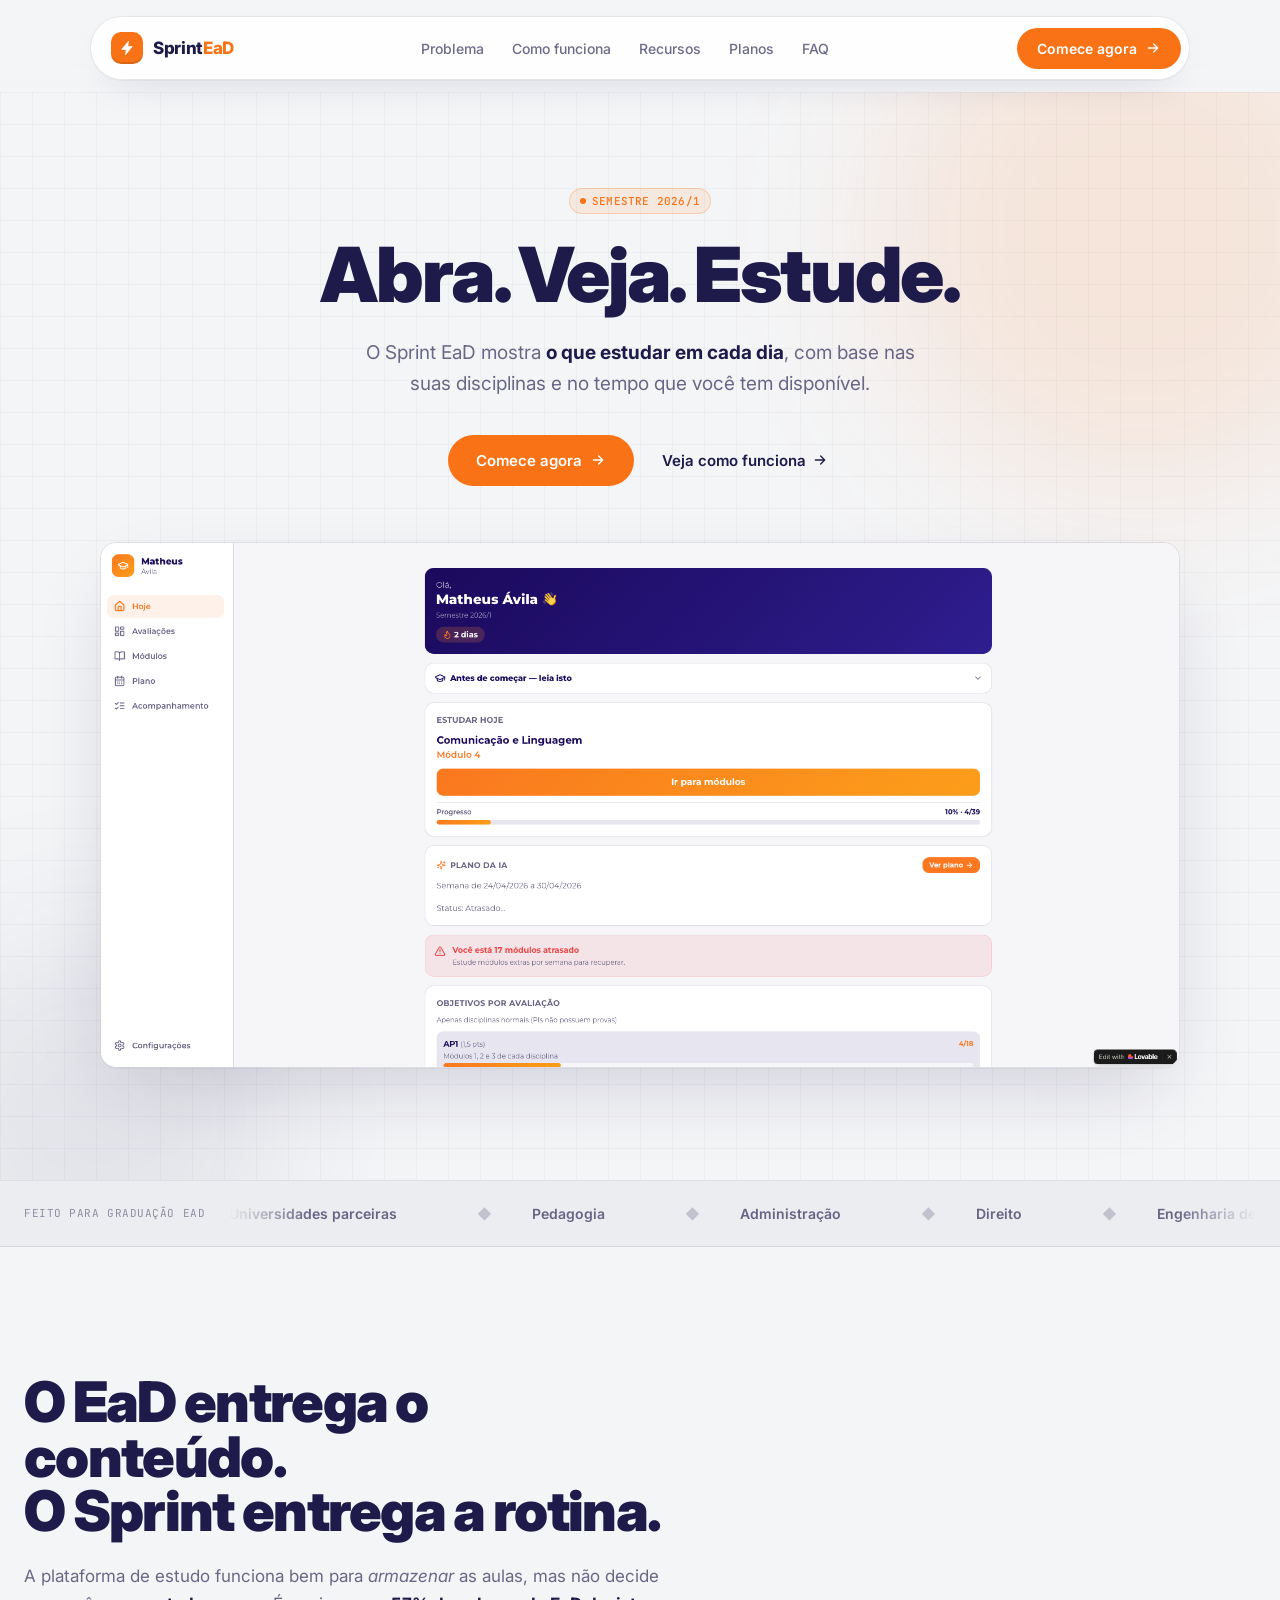
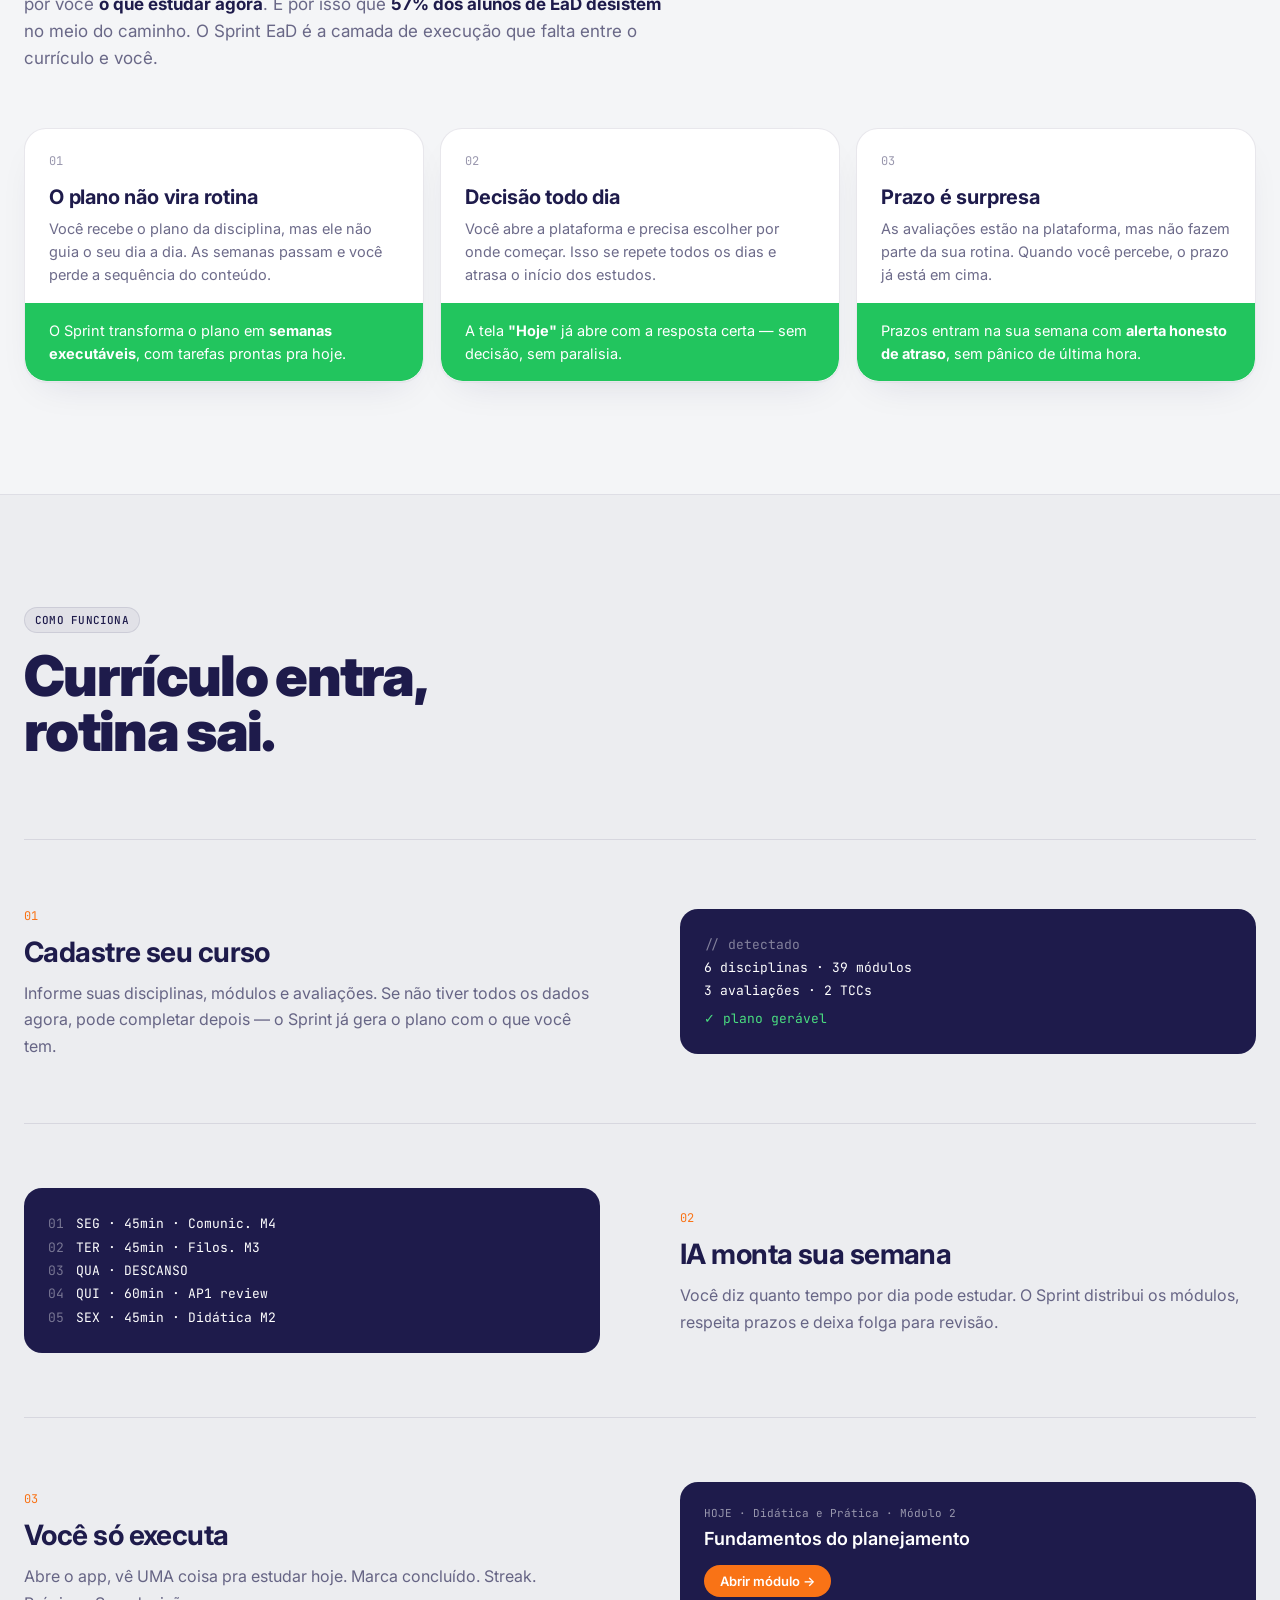
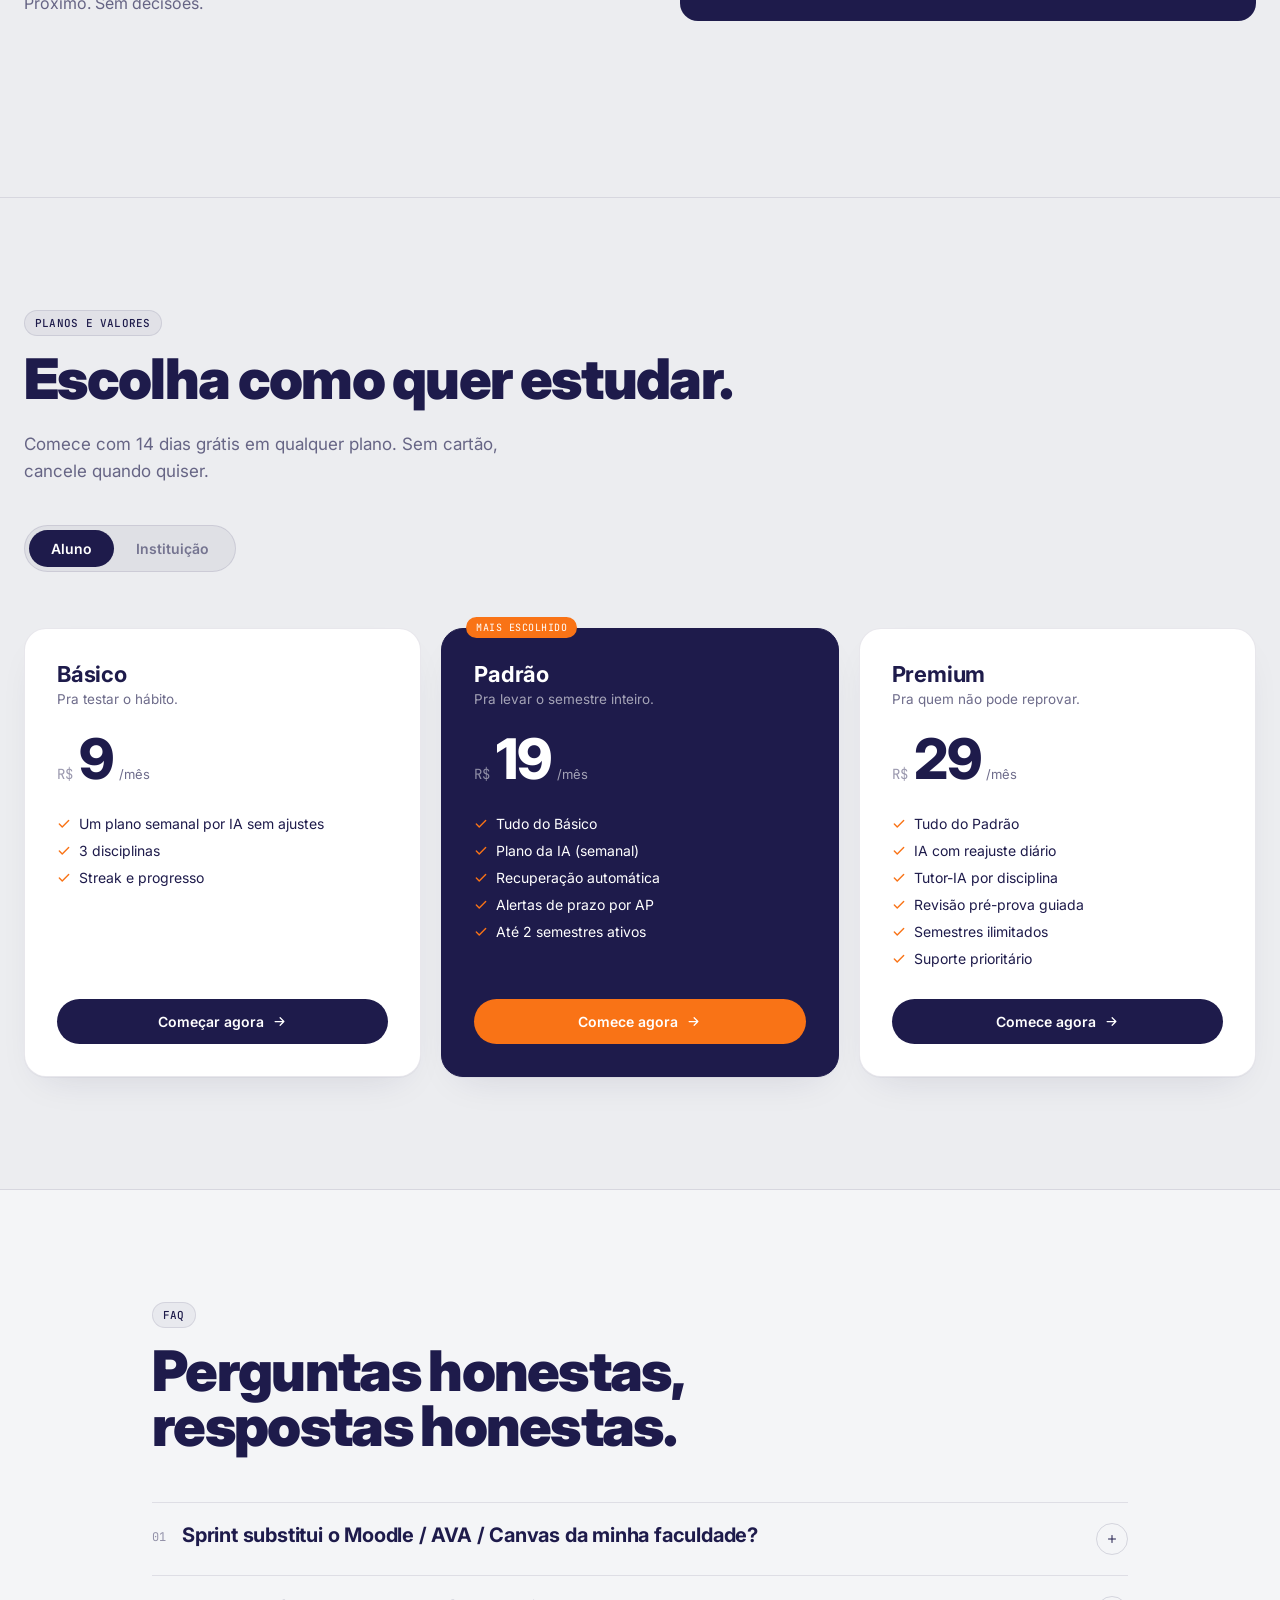
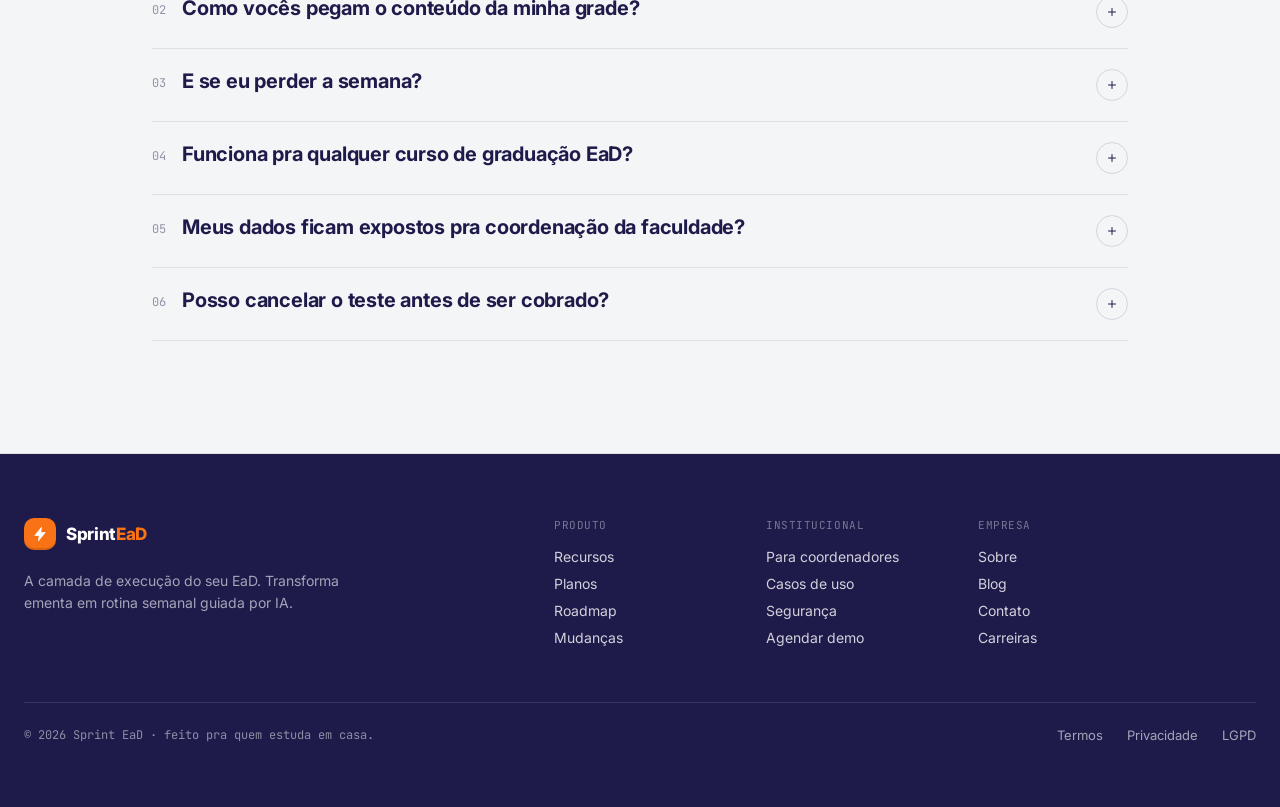
<file: index.html>
<!doctype html>
<html lang="pt-BR">
<head>
<meta charset="utf-8" />
<meta name="viewport" content="width=device-width, initial-scale=1" />
<title>Sprint EaD — Pare de se perder. Comece a executar.</title>
<meta name="description" content="O Sprint EaD transforma a grade curricular do seu curso em uma rotina estruturada de estudo, guiada por IA. Comece um teste grátis de 14 dias." />

<link rel="icon" href="data:image/svg+xml,%3Csvg xmlns='http://www.w3.org/2000/svg' viewBox='0 0 32 32'%3E%3Crect width='32' height='32' rx='9' fill='%23ff6a1f'/%3E%3Cpath d='M18 5 8 17h7l-1.5 10L24 15h-7l1-10z' fill='%23fff'/%3E%3C/svg%3E" />

<link rel="preconnect" href="https://fonts.googleapis.com">
<link rel="preconnect" href="https://fonts.gstatic.com" crossorigin>
<link href="https://fonts.googleapis.com/css2?family=Inter:wght@400;500;600;700;800;900&family=JetBrains+Mono:wght@400;500;600&display=swap" rel="stylesheet">

<link rel="stylesheet" href="css/style.css">
</head>
<body>

<header class="navbar">
  <div class="navbar__inner">
    <a href="#topo" class="logo" aria-label="Sprint EaD — início">
      <span class="logo-mark">
        <svg width="18" height="18" viewBox="0 0 24 24" fill="none"><path d="M14 3 5 14h6l-1 7 9-11h-6l1-7z" fill="#fff" stroke="#fff" stroke-width="1" stroke-linejoin="round" /></svg>
      </span>
      <span class="logo-word">Sprint<span class="text-orange">EaD</span></span>
    </a>
    <nav class="navbar__links">
      <a href="#problema">Problema</a>
      <a href="#como-funciona">Como funciona</a>
      <a href="#recursos">Recursos</a>
      <a href="#precos">Planos</a>
      <a href="#faq">FAQ</a>
    </nav>
    <div class="navbar__actions">
      <button type="button" class="btn btn--primary">
        <span>Comece agora</span>
        <svg width="16" height="16" viewBox="0 0 24 24" fill="none"><path d="M5 12h14M13 6l6 6-6 6" stroke="currentColor" stroke-width="2" stroke-linecap="round" stroke-linejoin="round" /></svg>
      </button>
    </div>
  </div>
</header>

<main>

  <!-- HERO -->
  <section class="hero" id="topo">
    <div class="grid-paper hero__paper" aria-hidden="true"></div>
    <div class="hero-orb hero-orb--a" aria-hidden="true"></div>
    <div class="hero-orb hero-orb--b" aria-hidden="true"></div>

    <div class="hero__inner">
      <div class="hero__copy">
        <div class="hero__tags">
          <span class="tag tag--orange"><span class="pulse-dot"></span>Semestre 2026/1</span>
        </div>
        <h1 class="hero__title">Abra. Veja. Estude.</h1>
        <p class="hero__lead">O Sprint EaD mostra <b>o que estudar em cada dia</b>, com base nas suas disciplinas e no tempo que você tem disponível.</p>
        <div class="hero__cta">
          <button type="button" class="btn btn--primary btn--lg">
            <span>Comece agora</span>
            <svg width="16" height="16" viewBox="0 0 24 24" fill="none"><path d="M5 12h14M13 6l6 6-6 6" stroke="currentColor" stroke-width="2" stroke-linecap="round" stroke-linejoin="round" /></svg>
          </button>
          <a href="#como-funciona" class="hero__secondary-link">
            Veja como funciona
            <svg width="16" height="16" viewBox="0 0 24 24" fill="none"><path d="M5 12h14M13 6l6 6-6 6" stroke="currentColor" stroke-width="2" stroke-linecap="round" stroke-linejoin="round" /></svg>
          </a>
        </div>
      </div>
      <div class="hero__screenshot">
        <img src="assets/dashboard.png" alt="Dashboard do Sprint EaD" />
      </div>
    </div>
  </section>

  <!-- TRUST STRIP -->
  <section class="trust">
    <div class="trust__inner">
      <div class="trust__label">Feito para graduação EaD</div>
      <div class="marquee">
        <div class="marquee__track">
          <span class="marquee__group">
            <span class="marquee__item">Universidades parceiras</span><span class="marquee__dot">◆</span>
            <span class="marquee__item">Pedagogia</span><span class="marquee__dot">◆</span>
            <span class="marquee__item">Administração</span><span class="marquee__dot">◆</span>
            <span class="marquee__item">Direito</span><span class="marquee__dot">◆</span>
            <span class="marquee__item">Engenharia de Produção</span><span class="marquee__dot">◆</span>
            <span class="marquee__item">Ciências Contábeis</span><span class="marquee__dot">◆</span>
            <span class="marquee__item">Psicologia</span><span class="marquee__dot">◆</span>
            <span class="marquee__item">Sistemas de Informação</span><span class="marquee__dot">◆</span>
          </span>
          <span class="marquee__group" aria-hidden="true">
            <span class="marquee__item">Universidades parceiras</span><span class="marquee__dot">◆</span>
            <span class="marquee__item">Pedagogia</span><span class="marquee__dot">◆</span>
            <span class="marquee__item">Administração</span><span class="marquee__dot">◆</span>
            <span class="marquee__item">Direito</span><span class="marquee__dot">◆</span>
            <span class="marquee__item">Engenharia de Produção</span><span class="marquee__dot">◆</span>
            <span class="marquee__item">Ciências Contábeis</span><span class="marquee__dot">◆</span>
            <span class="marquee__item">Psicologia</span><span class="marquee__dot">◆</span>
            <span class="marquee__item">Sistemas de Informação</span><span class="marquee__dot">◆</span>
          </span>
        </div>
        <div class="marquee__fade marquee__fade--left"></div>
        <div class="marquee__fade marquee__fade--right"></div>
      </div>
    </div>
  </section>

  <!-- PROBLEMA + O QUE VOCÊ GANHA -->
  <section class="problem" id="problema">
    <div class="problem__inner">
      <div class="problem__intro problem__intro--full">
        <h2 class="problem__title">O EaD entrega o conteúdo.<br />O Sprint entrega a rotina.</h2>
        <p class="problem__lead problem__lead--full">A plataforma de estudo funciona bem para <i>armazenar</i> as aulas, mas não decide por você <b>o que estudar agora</b>. É por isso que <b>57% dos alunos de EaD desistem</b> no meio do caminho. O Sprint EaD é a camada de execução que falta entre o currículo e você.</p>
      </div>

      <div class="problem__cards" id="recursos">
        <article class="pain-card pain-card--paired">
          <div class="pain-card__head">
            <span class="pain-card__num">01</span>
          </div>
          <h3 class="pain-card__title">O plano não vira rotina</h3>
          <p class="pain-card__body">Você recebe o plano da disciplina, mas ele não guia o seu dia a dia. As semanas passam e você perde a sequência do conteúdo.</p>
          <div class="pain-card__divider" aria-hidden="true"></div>
          <p class="pain-card__resolve"><span>O Sprint transforma o plano em <b>semanas executáveis</b>, com tarefas prontas pra hoje.</span></p>
        </article>

        <article class="pain-card pain-card--paired">
          <div class="pain-card__head">
            <span class="pain-card__num">02</span>
          </div>
          <h3 class="pain-card__title">Decisão todo dia</h3>
          <p class="pain-card__body">Você abre a plataforma e precisa escolher por onde começar. Isso se repete todos os dias e atrasa o início dos estudos.</p>
          <div class="pain-card__divider" aria-hidden="true"></div>
          <p class="pain-card__resolve"><span>A tela <b>"Hoje"</b> já abre com a resposta certa — sem decisão, sem paralisia.</span></p>
        </article>

        <article class="pain-card pain-card--paired">
          <div class="pain-card__head">
            <span class="pain-card__num">03</span>
          </div>
          <h3 class="pain-card__title">Prazo é surpresa</h3>
          <p class="pain-card__body">As avaliações estão na plataforma, mas não fazem parte da sua rotina. Quando você percebe, o prazo já está em cima.</p>
          <div class="pain-card__divider" aria-hidden="true"></div>
          <p class="pain-card__resolve"><span>Prazos entram na sua semana com <b>alerta honesto de atraso</b>, sem pânico de última hora.</span></p>
        </article>
      </div>
    </div>
  </section>

  <!-- COMO FUNCIONA -->
  <section class="features" id="como-funciona">
    <div class="features__inner">

      <div class="features__head">
        <span class="tag tag--dark">Como funciona</span>
        <h2 class="features__title">Currículo entra,<br />rotina sai.</h2>
      </div>

      <div class="feature-row">
        <div class="feature-row__copy">
          <span class="feature-row__num">01</span>
          <h3 class="feature-row__title">Cadastre seu curso</h3>
          <p class="feature-row__body">Informe suas disciplinas, módulos e avaliações. Se não tiver todos os dados agora, pode completar depois — o Sprint já gera o plano com o que você tem.</p>
        </div>
        <div class="feature-row__visual">
          <div class="feature-code">
            <div class="feature-code__line is-mute">// detectado</div>
            <div class="feature-code__line">6 disciplinas · 39 módulos</div>
            <div class="feature-code__line">3 avaliações · 2 TCCs</div>
            <div class="feature-code__line is-green">✓ plano gerável</div>
          </div>
        </div>
      </div>

      <div class="feature-row feature-row--flip">
        <div class="feature-row__copy">
          <span class="feature-row__num">02</span>
          <h3 class="feature-row__title">IA monta sua semana</h3>
          <p class="feature-row__body">Você diz quanto tempo por dia pode estudar. O Sprint distribui os módulos, respeita prazos e deixa folga para revisão.</p>
        </div>
        <div class="feature-row__visual">
          <div class="feature-code">
            <div class="feature-code__row"><span class="is-mute">01</span><span>SEG · 45min · Comunic. M4</span></div>
            <div class="feature-code__row"><span class="is-mute">02</span><span>TER · 45min · Filos. M3</span></div>
            <div class="feature-code__row"><span class="is-mute">03</span><span>QUA · DESCANSO</span></div>
            <div class="feature-code__row"><span class="is-mute">04</span><span>QUI · 60min · AP1 review</span></div>
            <div class="feature-code__row"><span class="is-mute">05</span><span>SEX · 45min · Didática M2</span></div>
          </div>
        </div>
      </div>

      <div class="feature-row">
        <div class="feature-row__copy">
          <span class="feature-row__num">03</span>
          <h3 class="feature-row__title">Você só executa</h3>
          <p class="feature-row__body">Abre o app, vê UMA coisa pra estudar hoje. Marca concluído. Streak. Próximo. Sem decisões.</p>
        </div>
        <div class="feature-row__visual">
          <div class="feature-now">
            <div class="feature-now__meta">HOJE · Didática e Prática · Módulo 2</div>
            <div class="feature-now__title">Fundamentos do planejamento</div>
            <div class="feature-now__btn">Abrir módulo →</div>
          </div>
        </div>
      </div>

    </div>
  </section>

  <!-- PLANOS -->
  <section class="pricing" id="precos">
    <div class="pricing__inner">
      <div class="pricing__intro">
        <span class="tag tag--dark">Planos e valores</span>
        <h2 class="pricing__title">Escolha como quer estudar.</h2>
        <p class="pricing__lead">Comece com 14 dias grátis em qualquer plano. Sem cartão, cancele quando quiser.</p>
      </div>

      <div class="pricing__switch" role="tablist" aria-label="Tipo de plano">
        <button type="button" class="pricing__switch-btn is-active" data-pricing-target="student" role="tab" aria-selected="true">Aluno</button>
        <button type="button" class="pricing__switch-btn" data-pricing-target="institution" role="tab" aria-selected="false">Instituição</button>
      </div>

      <div class="pricing__grid" data-pricing-panel="student">
        <article class="price-card">
          <h3 class="price-card__name">Básico</h3>
          <p class="price-card__pitch">Pra testar o hábito.</p>
          <div class="price-card__price"><span class="price-card__currency">R$</span><span class="price-card__amount">9</span><span class="price-card__period">/mês</span></div>
          <ul class="price-card__features">
            <li><span class="check-bullet check-bullet--orange"><svg width="14" height="14" viewBox="0 0 24 24" fill="none"><path d="M4 12l5 5L20 6" stroke="currentColor" stroke-width="2.4" stroke-linecap="round" stroke-linejoin="round" /></svg></span>Um plano semanal por IA sem ajustes</li>
            <li><span class="check-bullet check-bullet--orange"><svg width="14" height="14" viewBox="0 0 24 24" fill="none"><path d="M4 12l5 5L20 6" stroke="currentColor" stroke-width="2.4" stroke-linecap="round" stroke-linejoin="round" /></svg></span>3 disciplinas</li>
            <li><span class="check-bullet check-bullet--orange"><svg width="14" height="14" viewBox="0 0 24 24" fill="none"><path d="M4 12l5 5L20 6" stroke="currentColor" stroke-width="2.4" stroke-linecap="round" stroke-linejoin="round" /></svg></span>Streak e progresso</li>
          </ul>
          <button type="button" class="btn btn--block btn--dark">Começar agora <svg width="15" height="15" viewBox="0 0 24 24" fill="none"><path d="M5 12h14M13 6l6 6-6 6" stroke="currentColor" stroke-width="2" stroke-linecap="round" stroke-linejoin="round" /></svg></button>
        </article>

        <article class="price-card price-card--highlight">
          <div class="price-card__badge">Mais escolhido</div>
          <h3 class="price-card__name">Padrão</h3>
          <p class="price-card__pitch">Pra levar o semestre inteiro.</p>
          <div class="price-card__price"><span class="price-card__currency">R$</span><span class="price-card__amount">19</span><span class="price-card__period">/mês</span></div>
          <ul class="price-card__features">
            <li><span class="check-bullet check-bullet--orange"><svg width="14" height="14" viewBox="0 0 24 24" fill="none"><path d="M4 12l5 5L20 6" stroke="currentColor" stroke-width="2.4" stroke-linecap="round" stroke-linejoin="round" /></svg></span>Tudo do Básico</li>
            <li><span class="check-bullet check-bullet--orange"><svg width="14" height="14" viewBox="0 0 24 24" fill="none"><path d="M4 12l5 5L20 6" stroke="currentColor" stroke-width="2.4" stroke-linecap="round" stroke-linejoin="round" /></svg></span>Plano da IA (semanal)</li>
            <li><span class="check-bullet check-bullet--orange"><svg width="14" height="14" viewBox="0 0 24 24" fill="none"><path d="M4 12l5 5L20 6" stroke="currentColor" stroke-width="2.4" stroke-linecap="round" stroke-linejoin="round" /></svg></span>Recuperação automática</li>
            <li><span class="check-bullet check-bullet--orange"><svg width="14" height="14" viewBox="0 0 24 24" fill="none"><path d="M4 12l5 5L20 6" stroke="currentColor" stroke-width="2.4" stroke-linecap="round" stroke-linejoin="round" /></svg></span>Alertas de prazo por AP</li>
            <li><span class="check-bullet check-bullet--orange"><svg width="14" height="14" viewBox="0 0 24 24" fill="none"><path d="M4 12l5 5L20 6" stroke="currentColor" stroke-width="2.4" stroke-linecap="round" stroke-linejoin="round" /></svg></span>Até 2 semestres ativos</li>
          </ul>
          <button type="button" class="btn btn--block btn--primary">Comece agora <svg width="15" height="15" viewBox="0 0 24 24" fill="none"><path d="M5 12h14M13 6l6 6-6 6" stroke="currentColor" stroke-width="2" stroke-linecap="round" stroke-linejoin="round" /></svg></button>
        </article>

        <article class="price-card">
          <h3 class="price-card__name">Premium</h3>
          <p class="price-card__pitch">Pra quem não pode reprovar.</p>
          <div class="price-card__price"><span class="price-card__currency">R$</span><span class="price-card__amount">29</span><span class="price-card__period">/mês</span></div>
          <ul class="price-card__features">
            <li><span class="check-bullet check-bullet--orange"><svg width="14" height="14" viewBox="0 0 24 24" fill="none"><path d="M4 12l5 5L20 6" stroke="currentColor" stroke-width="2.4" stroke-linecap="round" stroke-linejoin="round" /></svg></span>Tudo do Padrão</li>
            <li><span class="check-bullet check-bullet--orange"><svg width="14" height="14" viewBox="0 0 24 24" fill="none"><path d="M4 12l5 5L20 6" stroke="currentColor" stroke-width="2.4" stroke-linecap="round" stroke-linejoin="round" /></svg></span>IA com reajuste diário</li>
            <li><span class="check-bullet check-bullet--orange"><svg width="14" height="14" viewBox="0 0 24 24" fill="none"><path d="M4 12l5 5L20 6" stroke="currentColor" stroke-width="2.4" stroke-linecap="round" stroke-linejoin="round" /></svg></span>Tutor-IA por disciplina</li>
            <li><span class="check-bullet check-bullet--orange"><svg width="14" height="14" viewBox="0 0 24 24" fill="none"><path d="M4 12l5 5L20 6" stroke="currentColor" stroke-width="2.4" stroke-linecap="round" stroke-linejoin="round" /></svg></span>Revisão pré-prova guiada</li>
            <li><span class="check-bullet check-bullet--orange"><svg width="14" height="14" viewBox="0 0 24 24" fill="none"><path d="M4 12l5 5L20 6" stroke="currentColor" stroke-width="2.4" stroke-linecap="round" stroke-linejoin="round" /></svg></span>Semestres ilimitados</li>
            <li><span class="check-bullet check-bullet--orange"><svg width="14" height="14" viewBox="0 0 24 24" fill="none"><path d="M4 12l5 5L20 6" stroke="currentColor" stroke-width="2.4" stroke-linecap="round" stroke-linejoin="round" /></svg></span>Suporte prioritário</li>
          </ul>
          <button type="button" class="btn btn--block btn--dark">Comece agora <svg width="15" height="15" viewBox="0 0 24 24" fill="none"><path d="M5 12h14M13 6l6 6-6 6" stroke="currentColor" stroke-width="2" stroke-linecap="round" stroke-linejoin="round" /></svg></button>
        </article>
      </div>

      <div class="pricing__grid pricing__grid--institution" data-pricing-panel="institution" hidden>
        <article class="price-card price-card--institution">
          <h3 class="price-card__name">Institucional</h3>
          <p class="price-card__pitch">Pra faculdades e centros de EaD que querem reduzir a evasão.</p>
          <div class="price-card__price"><span class="price-card__amount price-card__amount--text">Sob consulta</span></div>
          <ul class="price-card__features">
            <li><span class="check-bullet check-bullet--orange"><svg width="14" height="14" viewBox="0 0 24 24" fill="none"><path d="M4 12l5 5L20 6" stroke="currentColor" stroke-width="2.4" stroke-linecap="round" stroke-linejoin="round" /></svg></span>Painel de coordenação com visão de turmas</li>
            <li><span class="check-bullet check-bullet--orange"><svg width="14" height="14" viewBox="0 0 24 24" fill="none"><path d="M4 12l5 5L20 6" stroke="currentColor" stroke-width="2.4" stroke-linecap="round" stroke-linejoin="round" /></svg></span>Relatórios de engajamento e risco de evasão</li>
            <li><span class="check-bullet check-bullet--orange"><svg width="14" height="14" viewBox="0 0 24 24" fill="none"><path d="M4 12l5 5L20 6" stroke="currentColor" stroke-width="2.4" stroke-linecap="round" stroke-linejoin="round" /></svg></span>Provisionamento em massa de alunos</li>
            <li><span class="check-bullet check-bullet--orange"><svg width="14" height="14" viewBox="0 0 24 24" fill="none"><path d="M4 12l5 5L20 6" stroke="currentColor" stroke-width="2.4" stroke-linecap="round" stroke-linejoin="round" /></svg></span>Integração com o LMS da instituição</li>
            <li><span class="check-bullet check-bullet--orange"><svg width="14" height="14" viewBox="0 0 24 24" fill="none"><path d="M4 12l5 5L20 6" stroke="currentColor" stroke-width="2.4" stroke-linecap="round" stroke-linejoin="round" /></svg></span>Suporte e onboarding dedicados</li>
          </ul>
          <button type="button" class="btn btn--block btn--primary">Falar com vendas <svg width="15" height="15" viewBox="0 0 24 24" fill="none"><path d="M5 12h14M13 6l6 6-6 6" stroke="currentColor" stroke-width="2" stroke-linecap="round" stroke-linejoin="round" /></svg></button>
        </article>
      </div>
    </div>
  </section>

  <!-- FAQ -->
  <section class="faq" id="faq">
    <div class="faq__inner">
      <div class="faq__head">
        <span class="tag tag--dark">FAQ</span>
        <h2 class="faq__title">Perguntas honestas,<br />respostas honestas.</h2>
      </div>

      <div class="faq__list">
        <details class="faq-item">
          <summary>
            <span class="faq-item__num">01</span>
            <h3 class="faq-item__q">Sprint substitui o Moodle / AVA / Canvas da minha faculdade?</h3>
            <span class="faq-item__chev" aria-hidden="true"><svg width="12" height="12" viewBox="0 0 24 24" fill="none"><path d="M12 5v14M5 12h14" stroke="currentColor" stroke-width="2" stroke-linecap="round" /></svg></span>
          </summary>
          <p class="faq-item__a">Não. Sprint EaD é a camada de execução que organiza o que o LMS já contém. Você continua entregando atividades, assistindo aulas e fazendo prova no ambiente da sua instituição — o Sprint só te diz o que fazer, quando, e mantém o ritmo.</p>
        </details>
        <details class="faq-item">
          <summary>
            <span class="faq-item__num">02</span>
            <h3 class="faq-item__q">Como vocês pegam o conteúdo da minha grade?</h3>
            <span class="faq-item__chev" aria-hidden="true"><svg width="12" height="12" viewBox="0 0 24 24" fill="none"><path d="M12 5v14M5 12h14" stroke="currentColor" stroke-width="2" stroke-linecap="round" /></svg></span>
          </summary>
          <p class="faq-item__a">Você cola o PDF das ementas (ou tira print). A IA extrai módulos, avaliações, pesos e datas. Leva uns 15 a 20 minutos na primeira vez e depois é automático a cada semestre.</p>
        </details>
        <details class="faq-item">
          <summary>
            <span class="faq-item__num">03</span>
            <h3 class="faq-item__q">E se eu perder a semana?</h3>
            <span class="faq-item__chev" aria-hidden="true"><svg width="12" height="12" viewBox="0 0 24 24" fill="none"><path d="M12 5v14M5 12h14" stroke="currentColor" stroke-width="2" stroke-linecap="round" /></svg></span>
          </summary>
          <p class="faq-item__a">A IA reorganiza o plano na segunda de manhã, redistribuindo o atraso sem te sobrecarregar. Você não começa do zero nem "fica devendo" pra sempre — ela só recalcula.</p>
        </details>
        <details class="faq-item">
          <summary>
            <span class="faq-item__num">04</span>
            <h3 class="faq-item__q">Funciona pra qualquer curso de graduação EaD?</h3>
            <span class="faq-item__chev" aria-hidden="true"><svg width="12" height="12" viewBox="0 0 24 24" fill="none"><path d="M12 5v14M5 12h14" stroke="currentColor" stroke-width="2" stroke-linecap="round" /></svg></span>
          </summary>
          <p class="faq-item__a">Sim. Qualquer graduação com módulos, avaliações e prazos definidos. Já rodou em Pedagogia, Administração, Direito, Engenharia de Produção e Psicologia no beta.</p>
        </details>
        <details class="faq-item">
          <summary>
            <span class="faq-item__num">05</span>
            <h3 class="faq-item__q">Meus dados ficam expostos pra coordenação da faculdade?</h3>
            <span class="faq-item__chev" aria-hidden="true"><svg width="12" height="12" viewBox="0 0 24 24" fill="none"><path d="M12 5v14M5 12h14" stroke="currentColor" stroke-width="2" stroke-linecap="round" /></svg></span>
          </summary>
          <p class="faq-item__a">Só se você estudar por uma conta institucional (plano B2B contratado pela sua instituição). Contas pessoais são privadas — nem a coordenação nem ninguém além de você enxerga nada.</p>
        </details>
        <details class="faq-item">
          <summary>
            <span class="faq-item__num">06</span>
            <h3 class="faq-item__q">Posso cancelar o teste antes de ser cobrado?</h3>
            <span class="faq-item__chev" aria-hidden="true"><svg width="12" height="12" viewBox="0 0 24 24" fill="none"><path d="M12 5v14M5 12h14" stroke="currentColor" stroke-width="2" stroke-linecap="round" /></svg></span>
          </summary>
          <p class="faq-item__a">Pode, a qualquer momento, sem ligar pra ninguém. Não pedimos cartão pros 14 dias grátis, então não tem nem o que cancelar — a assinatura só começa se você optar.</p>
        </details>
      </div>
    </div>
  </section>


</main>

<footer class="site-footer">
  <div class="site-footer__inner">
    <div class="grid-12 footer__grid">
      <div class="col-5 footer__brand">
        <span class="logo">
          <span class="logo-mark">
            <svg width="18" height="18" viewBox="0 0 24 24" fill="none"><path d="M14 3 5 14h6l-1 7 9-11h-6l1-7z" fill="#fff" stroke="#fff" stroke-width="1" stroke-linejoin="round" /></svg>
          </span>
          <span class="logo-word logo-word--dark">Sprint<span class="text-orange">EaD</span></span>
        </span>
        <p class="footer__tagline">A camada de execução do seu EaD. Transforma ementa em rotina semanal guiada por IA.</p>
      </div>

      <div class="col-2 footer__col">
        <div class="footer__col-title">Produto</div>
        <ul>
          <li><a href="#">Recursos</a></li>
          <li><a href="#">Planos</a></li>
          <li><a href="#">Roadmap</a></li>
          <li><a href="#">Mudanças</a></li>
        </ul>
      </div>
      <div class="col-2 footer__col">
        <div class="footer__col-title">Institucional</div>
        <ul>
          <li><a href="#">Para coordenadores</a></li>
          <li><a href="#">Casos de uso</a></li>
          <li><a href="#">Segurança</a></li>
          <li><a href="#">Agendar demo</a></li>
        </ul>
      </div>
      <div class="col-2 footer__col">
        <div class="footer__col-title">Empresa</div>
        <ul>
          <li><a href="#">Sobre</a></li>
          <li><a href="#">Blog</a></li>
          <li><a href="#">Contato</a></li>
          <li><a href="#">Carreiras</a></li>
        </ul>
      </div>
    </div>

    <div class="footer__bottom">
      <div class="footer__copy">© 2026 Sprint EaD · feito pra quem estuda em casa.</div>
      <div class="footer__legal">
        <a href="#">Termos</a>
        <a href="#">Privacidade</a>
        <a href="#">LGPD</a>
      </div>
    </div>
  </div>
</footer>

<!-- SIGNUP MODAL -->
<div class="signup-overlay" id="signupOverlay" hidden>
  <div class="signup-overlay__backdrop" data-close-signup></div>
  <div class="signup-modal" role="dialog" aria-modal="true" aria-labelledby="signupTitle">
    <div class="signup-modal__header">
      <div class="signup-modal__header-row">
        <div class="signup-modal__headline">
          <span class="logo-mark logo-mark--sm">
            <svg width="16" height="16" viewBox="0 0 24 24" fill="none"><path d="M14 3 5 14h6l-1 7 9-11h-6l1-7z" fill="#fff" stroke="#fff" stroke-width="1" stroke-linejoin="round" /></svg>
          </span>
          <span id="signupTitle">Criar conta gratuita</span>
        </div>
        <button type="button" class="signup-modal__close" data-close-signup aria-label="Fechar">
          <svg width="16" height="16" viewBox="0 0 24 24" fill="none"><path d="M6 6l12 12M18 6L6 18" stroke="currentColor" stroke-width="2" stroke-linecap="round" /></svg>
        </button>
      </div>

      <div class="signup-stepper" id="signupStepper">
        <div class="signup-step" data-step-indicator="0">
          <span class="signup-step__circle">1</span><span class="signup-step__label">Conta</span>
        </div>
        <div class="signup-step__line"></div>
        <div class="signup-step" data-step-indicator="1">
          <span class="signup-step__circle">2</span><span class="signup-step__label">Curso</span>
        </div>
        <div class="signup-step__line"></div>
        <div class="signup-step" data-step-indicator="2">
          <span class="signup-step__circle">3</span><span class="signup-step__label">Disciplinas</span>
        </div>
        <div class="signup-step__line"></div>
        <div class="signup-step" data-step-indicator="3">
          <span class="signup-step__circle">4</span><span class="signup-step__label">Rotina</span>
        </div>
      </div>
    </div>

    <div class="signup-body" id="signupBody">

      <section class="signup-panel" data-panel="0">
        <div class="signup-panel__head">
          <h3>Vamos começar.</h3>
          <p>Crie sua conta. Leva menos de um minuto.</p>
        </div>
        <label class="su-field">
          <div class="su-field__label">Nome completo</div>
          <input type="text" id="suNome" placeholder="Maria Silva" autocomplete="name" />
        </label>
        <label class="su-field">
          <div class="su-field__label">E-mail</div>
          <input type="email" id="suEmail" placeholder="voce@email.com" autocomplete="email" />
        </label>
        <label class="su-field">
          <div class="su-field__label">Senha</div>
          <input type="password" id="suSenha" placeholder="••••••••" autocomplete="new-password" />
          <div class="su-field__hint">Mínimo de 6 caracteres.</div>
        </label>
      </section>

      <section class="signup-panel" data-panel="1" hidden>
        <div class="signup-panel__head">
          <h3>Sobre o seu curso.</h3>
          <p>Não sabe alguma informação? Pule e preencha depois.</p>
        </div>
        <label class="su-field">
          <div class="su-field__label">Universidade</div>
          <input type="text" id="suUniversidade" placeholder="Ex: UNINTER, Estácio, UNOPAR…" />
        </label>
        <label class="su-field">
          <div class="su-field__label">Curso</div>
          <input type="text" id="suCurso" placeholder="Ex: Pedagogia" />
        </label>
        <div class="su-field">
          <div class="su-field__label">Período atual</div>
          <div class="su-pills" id="suPeriodos">
            <button type="button" class="su-pill is-active" data-periodo="1º">1º</button>
            <button type="button" class="su-pill" data-periodo="2º">2º</button>
            <button type="button" class="su-pill" data-periodo="3º">3º</button>
            <button type="button" class="su-pill" data-periodo="4º">4º</button>
            <button type="button" class="su-pill" data-periodo="5º">5º</button>
            <button type="button" class="su-pill" data-periodo="6º+">6º+</button>
          </div>
        </div>
      </section>

      <section class="signup-panel" data-panel="2" hidden>
        <div class="signup-panel__head">
          <h3>Suas disciplinas.</h3>
          <p>Adicione as do semestre atual. Pode editar a qualquer momento.</p>
        </div>
        <div class="su-disciplinas" id="suDisciplinas"></div>
        <button type="button" class="su-add" id="suAddDisciplina">
          <svg width="16" height="16" viewBox="0 0 24 24" fill="none"><path d="M12 5v14M5 12h14" stroke="currentColor" stroke-width="2" stroke-linecap="round" /></svg>
          Adicionar disciplina
        </button>
      </section>

      <section class="signup-panel" data-panel="3" hidden>
        <div class="signup-panel__head">
          <h3>Sua rotina de estudo.</h3>
          <p>É com isso que a IA monta seu plano semanal.</p>
        </div>
        <div class="su-field">
          <div class="su-field__label">Dias disponíveis</div>
          <div class="su-days" id="suDias">
            <button type="button" class="su-day is-active" data-day="SEG">SEG</button>
            <button type="button" class="su-day is-active" data-day="TER">TER</button>
            <button type="button" class="su-day" data-day="QUA">QUA</button>
            <button type="button" class="su-day is-active" data-day="QUI">QUI</button>
            <button type="button" class="su-day is-active" data-day="SEX">SEX</button>
            <button type="button" class="su-day" data-day="SAB">SAB</button>
            <button type="button" class="su-day" data-day="DOM">DOM</button>
          </div>
        </div>
        <div class="su-field">
          <div class="su-field__label">Horas por dia · <span id="suHorasLabel">1.5</span>h</div>
          <input type="range" id="suHoras" min="0.5" max="6" step="0.5" value="1.5" />
          <div class="su-range-ends"><span>30min</span><span>6h</span></div>
        </div>
        <div class="su-summary">
          <span class="su-summary__icon">
            <svg width="18" height="18" viewBox="0 0 24 24" fill="none"><path d="M12 3l2.5 6.5L21 12l-6.5 2.5L12 21l-2.5-6.5L3 12l6.5-2.5L12 3z" fill="currentColor" /></svg>
          </span>
          <span><b id="suDiasAtivos">4 dias</b> × <span id="suHorasInline">1.5</span>h = <b id="suTotalHoras">6.0h/semana</b> de estudo planejado.</span>
        </div>
      </section>

      <section class="signup-panel signup-done" data-panel="done" hidden>
        <div class="signup-done__icon">
          <svg width="30" height="30" viewBox="0 0 24 24" fill="none"><path d="M4 12l5 5L20 6" stroke="#fff" stroke-width="2.4" stroke-linecap="round" stroke-linejoin="round" /></svg>
        </div>
        <h3>Conta criada!</h3>
        <p id="suDoneMsg">Seu teste de 14 dias começou. A IA já está montando seu primeiro plano semanal.</p>
        <div class="su-resumo">
          <div class="su-resumo__title">Resumo</div>
          <div class="su-resumo__row"><span>Curso</span><span id="suResumoCurso">—</span></div>
          <div class="su-resumo__row"><span>Disciplinas</span><span id="suResumoDisciplinas">definir depois</span></div>
          <div class="su-resumo__row"><span>Rotina</span><span id="suResumoRotina">6.0h/semana</span></div>
        </div>
        <button type="button" class="btn btn--block btn--ink" data-close-signup>
          Ir para meu painel
          <svg width="15" height="15" viewBox="0 0 24 24" fill="none"><path d="M5 12h14M13 6l6 6-6 6" stroke="currentColor" stroke-width="2" stroke-linecap="round" stroke-linejoin="round" /></svg>
        </button>
      </section>

    </div>

    <div class="signup-footer" id="signupFooter">
      <button type="button" class="signup-footer__back" id="suBack">← Voltar</button>
      <div class="signup-footer__right">
        <button type="button" class="signup-footer__skip" id="suSkip" hidden>Preencher depois</button>
        <button type="button" class="btn btn--primary" id="suNext">
          <span id="suNextLabel">Continuar</span>
          <svg width="15" height="15" viewBox="0 0 24 24" fill="none"><path d="M5 12h14M13 6l6 6-6 6" stroke="currentColor" stroke-width="2" stroke-linecap="round" stroke-linejoin="round" /></svg>
        </button>
      </div>
    </div>
  </div>
</div>

<script src="js/main.js"></script>
</body>
</html>
</file>
<file: css/style.css>
/* =========================================================
   Reset / base
   ========================================================= */
* { box-sizing: border-box; }
html { scroll-behavior: smooth; }
body {
  margin: 0;
  background: var(--bg);
  color: var(--ink);
  font-family: 'Inter', system-ui, sans-serif;
  -webkit-font-smoothing: antialiased;
  text-rendering: optimizeLegibility;
}
img { max-width: 100%; }
a { color: inherit; text-decoration: none; }
button { font-family: inherit; cursor: pointer; }
ul { margin: 0; padding: 0; list-style: none; }
h1, h2, h3, p { margin: 0; }
::selection { background: var(--orange); color: #fff; }

:root {
  --ink: #1e1b4b;
  --ink-rgb: 30, 27, 75;
  --bg: #f4f5f7;
  --bg-2: #ecedf0;
  --bg-2-rgb: 236, 237, 240;
  --orange: #f97316;
  --orange-rgb: 249, 115, 22;
  --orange-deep: #ea6806;
  --purple-deep: #ea6806;
  --line: rgba(30, 27, 75, 0.10);
  --blue: #22c55e;
  --teal: #22c55e;
  --lime: #f97316;
  --mauve: #f97316;
}

.text-ink { color: var(--ink); }
.text-ink-soft { color: rgba(var(--ink-rgb), 0.65); }
.text-ink-mute { color: rgba(var(--ink-rgb), 0.45); }
.text-orange { color: var(--lime); }
.font-mono { font-family: 'JetBrains Mono', ui-monospace, monospace; }

/* =========================================================
   Layout helpers
   ========================================================= */
.wrap {
  max-width: 1280px;
  margin: 0 auto;
  padding: 0 24px;
}

.grid-12 {
  display: grid;
  grid-template-columns: repeat(12, 1fr);
  gap: 40px;
}
@media (max-width: 767px) {
  .grid-12 { grid-template-columns: 1fr; gap: 24px; }
}
@media (min-width: 768px) {
  .col-2 { grid-column: span 2; }
  .col-4 { grid-column: span 4; }
  .col-5 { grid-column: span 5; }
  .col-7 { grid-column: span 7; }
}

/* grid paper background */
.grid-paper {
  position: absolute;
  inset: 0;
  pointer-events: none;
  opacity: 0.7;
  background-image:
    linear-gradient(to right, rgba(var(--ink-rgb), 0.05) 1px, transparent 1px),
    linear-gradient(to bottom, rgba(var(--ink-rgb), 0.05) 1px, transparent 1px);
  background-size: 32px 32px;
}
.grid-paper--dark {
  opacity: 0.6;
  background-image:
    linear-gradient(to right, rgba(255, 255, 255, 0.05) 1px, transparent 1px),
    linear-gradient(to bottom, rgba(255, 255, 255, 0.05) 1px, transparent 1px);
}

.hero-orb {
  position: absolute;
  border-radius: 50%;
  filter: blur(80px);
  pointer-events: none;
}

.card-elev {
  box-shadow: 0 1px 0 rgba(var(--ink-rgb), 0.04), 0 16px 40px -20px rgba(var(--ink-rgb), 0.15);
}

.dotted-rule {
  background-image: radial-gradient(circle, rgba(var(--ink-rgb), 0.25) 1px, transparent 1px);
  background-size: 8px 1px;
  background-repeat: repeat-x;
  background-position: left center;
  height: 1px;
}

@keyframes softPulse {
  0%, 100% { opacity: 1; transform: scale(1); }
  50% { opacity: 0.4; transform: scale(0.92); }
}
.pulse-dot {
  display: inline-block;
  width: 6px;
  height: 6px;
  border-radius: 999px;
  background: var(--lime);
  animation: softPulse 1.8s ease-in-out infinite;
}
.pulse-dot--white { background: #fff; }

.btn-shadow { box-shadow: 0 1px 0 rgba(0, 0, 0, 0.05), 0 8px 24px -8px rgba(var(--orange-rgb), 0.5); }
.btn-shadow:hover { box-shadow: 0 1px 0 rgba(0, 0, 0, 0.05), 0 12px 32px -8px rgba(var(--orange-rgb), 0.7); }

.tag {
  display: inline-flex;
  align-items: center;
  gap: 6px;
  padding: 5px 10px;
  border-radius: 999px;
  font-family: 'JetBrains Mono', monospace;
  font-size: 11px;
  font-weight: 500;
  letter-spacing: 0.02em;
  text-transform: uppercase;
  white-space: nowrap;
  border: 1px solid var(--line);
  background: rgba(255, 255, 255, 0.7);
  color: var(--ink);
}
.tag--orange { background: rgba(249, 115, 22, 0.10); color: var(--orange); border-color: rgba(249, 115, 22, 0.25); }
.tag--dark { background: rgba(var(--ink-rgb), 0.05); color: var(--ink); border-color: rgba(var(--ink-rgb), 0.10); }

/* =========================================================
   Buttons
   ========================================================= */
.btn {
  display: inline-flex;
  align-items: center;
  gap: 8px;
  border: none;
  border-radius: 999px;
  font-weight: 600;
  font-size: 14px;
  padding: 12px 20px;
  transition: background-color 0.15s ease, box-shadow 0.15s ease, opacity 0.15s ease;
}
.btn--primary { background: var(--orange); color: #fff; }
.btn--primary:hover { background: var(--orange-deep); }
.btn--lg { padding: 16px 28px; font-size: 15px; }
.btn--dark { background: var(--ink); color: #fff; }
.btn--dark:hover { background: rgba(var(--ink-rgb), 0.9); }
.btn--ink { background: var(--ink); color: #fff; padding: 16px 32px; font-size: 15px; }
.btn--ink:hover { background: rgba(var(--ink-rgb), 0.9); }
.btn--block { width: 100%; justify-content: center; padding: 14px 20px; }

/* =========================================================
   Navbar
   ========================================================= */
.navbar {
  position: sticky;
  top: 0;
  z-index: 30;
  background: linear-gradient(to bottom, var(--bg) 60%, transparent);
  padding: 16px 24px 12px;
}
.navbar__inner {
  max-width: 1100px;
  margin: 0 auto;
  padding: 0 8px 0 20px;
  height: 64px;
  display: flex;
  align-items: center;
  justify-content: space-between;
  background: rgba(255, 255, 255, 0.85);
  backdrop-filter: blur(8px);
  border: 1px solid var(--line);
  border-radius: 999px;
  box-shadow: 0 1px 0 rgba(var(--ink-rgb), 0.04), 0 16px 40px -20px rgba(var(--ink-rgb), 0.18);
}
.logo { display: inline-flex; align-items: center; gap: 10px; }
.logo-mark {
  display: grid;
  place-items: center;
  width: 32px;
  height: 32px;
  border-radius: 10px;
  background: var(--lime);
  box-shadow: inset 0 -2px 0 rgba(0, 0, 0, 0.12);
}
.logo-mark--sm { width: 30px; height: 30px; border-radius: 9px; }
.logo-word { font-weight: 800; letter-spacing: -0.02em; font-size: 17px; color: var(--ink); }
.logo-word--dark { color: #fff; }
.navbar__links {
  display: none;
  align-items: center;
  gap: 28px;
  font-size: 14px;
  font-weight: 500;
  color: rgba(var(--ink-rgb), 0.65);
}
.navbar__links a:hover { color: var(--ink); }
@media (min-width: 768px) {
  .navbar__links { display: flex; }
}
.navbar__actions { display: flex; align-items: center; gap: 8px; }

/* =========================================================
   Hero
   ========================================================= */
.hero {
  position: relative;
  overflow: hidden;
  border-bottom: 1px solid var(--line);
}
.hero__paper { opacity: 0.7; }
.hero-orb--a { width: 520px; height: 520px; background: rgba(249, 115, 22, 0.12); top: -120px; right: -120px; }
.hero-orb--b { width: 360px; height: 360px; background: rgba(30, 27, 75, 0.08); bottom: -120px; left: -80px; }

.hero__inner {
  position: relative;
  max-width: 1280px;
  margin: 0 auto;
  padding: 64px 24px 80px;
  display: flex;
  flex-direction: column;
  align-items: center;
  text-align: center;
}
@media (min-width: 768px) {
  .hero__inner { padding: 96px 24px 112px; }
}
.hero__copy { max-width: 720px; }
.hero__tags { display: flex; align-items: center; justify-content: center; gap: 8px; margin-bottom: 24px; }

.hero__title {
  font-weight: 900;
  letter-spacing: -0.03em;
  font-size: 52px;
  line-height: 0.95;
  color: var(--ink);
}
@media (min-width: 768px) {
  .hero__title { font-size: 76px; }
}

.hero__lead {
  margin-top: 28px;
  font-size: 18px;
  line-height: 1.6;
  color: rgba(var(--ink-rgb), 0.65);
  max-width: 560px;
  margin-left: auto;
  margin-right: auto;
}
@media (min-width: 768px) {
  .hero__lead { font-size: 19px; }
}
.hero__lead b { color: var(--ink); }

.hero__cta { margin-top: 36px; display: flex; flex-wrap: wrap; align-items: center; justify-content: center; gap: 8px 24px; }

.hero__screenshot {
  margin-top: 56px;
  width: 100%;
  max-width: 1080px;
  border-radius: 16px;
  overflow: hidden;
  border: 1px solid rgba(var(--ink-rgb), 0.1);
  box-shadow: 0 1px 0 rgba(var(--ink-rgb), 0.04), 0 32px 80px -24px rgba(var(--ink-rgb), 0.2);
}
.hero__screenshot img { display: block; width: 100%; height: auto; }

.hero__secondary-link {
  display: inline-flex;
  align-items: center;
  gap: 6px;
  padding: 12px 4px;
  font-size: 15px;
  font-weight: 600;
  color: var(--ink);
}
.hero__secondary-link svg { transition: transform 0.15s ease; }
.hero__secondary-link:hover { color: var(--orange); }
.hero__secondary-link:hover svg { transform: translateX(3px); }

.hero__social {
  margin-top: 28px;
  display: flex;
  align-items: center;
  gap: 12px;
  font-size: 13px;
  color: rgba(var(--ink-rgb), 0.55);
}
.hero__avatars { display: flex; }
.hero__avatar {
  width: 30px;
  height: 30px;
  border-radius: 999px;
  border: 2px solid var(--bg);
  margin-left: -10px;
  box-shadow: 0 1px 0 rgba(var(--ink-rgb), 0.04);
}
.hero__avatar:first-child { margin-left: 0; }
.hero__avatar--1 { background: var(--orange); }
.hero__avatar--2 { background: var(--ink); }
.hero__avatar--3 { background: var(--blue); }
.hero__avatar--4 { background: var(--orange-deep); }


/* =========================================================
   Trust strip / marquee
   ========================================================= */
.trust { border-bottom: 1px solid var(--line); background: var(--bg-2); }
.trust__inner {
  max-width: 1280px;
  margin: 0 auto;
  padding: 24px 24px;
  display: flex;
  align-items: center;
  gap: 24px;
}
.trust__label {
  font-family: 'JetBrains Mono', monospace;
  font-size: 11px;
  text-transform: uppercase;
  letter-spacing: 0.05em;
  color: rgba(var(--ink-rgb), 0.45);
  flex-shrink: 0;
}
.marquee { flex: 1; overflow: hidden; position: relative; }
.marquee__track {
  display: flex;
  gap: 40px;
  white-space: nowrap;
  font-size: 14px;
  font-weight: 600;
  color: rgba(var(--ink-rgb), 0.65);
  width: max-content;
  animation: marquee 40s linear infinite;
  will-change: transform;
}
.marquee__group { display: inline-flex; align-items: center; gap: 40px; }
.marquee__dot { color: rgba(var(--ink-rgb), 0.2); margin-left: 40px; }
@keyframes marquee {
  from { transform: translateX(0); }
  to { transform: translateX(-50%); }
}
.marquee__fade { position: absolute; inset: 0 auto; top: 0; bottom: 0; width: 80px; pointer-events: none; }
.marquee__fade--left { left: 0; background: linear-gradient(to right, var(--bg-2), transparent); }
.marquee__fade--right { right: 0; background: linear-gradient(to left, var(--bg-2), transparent); }

/* =========================================================
   Section heading shared
   ========================================================= */
.problem, .features, .pricing, .faq { position: relative; border-bottom: 1px solid var(--line); }
.problem, .faq { background: var(--bg); }
.features, .pricing { background: var(--bg-2); }

.problem__inner, .pricing__inner {
  max-width: 1280px;
  margin: 0 auto;
  padding: 80px 24px;
}
@media (min-width: 768px) {
  .problem__inner, .pricing__inner { padding: 112px 24px; }
}
.faq__inner { max-width: 1024px; margin: 0 auto; padding: 80px 24px; }
@media (min-width: 768px) {
  .faq__inner { padding: 112px 24px; }
}

.section-title, .problem__title, .pricing__title, .faq__title {
  margin-top: 16px;
  font-weight: 900;
  letter-spacing: -0.03em;
  font-size: 42px;
  line-height: 0.98;
  color: var(--ink);
}
@media (min-width: 768px) {
  .section-title, .problem__title, .pricing__title, .faq__title { font-size: 56px; }
}

/* =========================================================
   Problem
   ========================================================= */
.problem__title { color: var(--ink); }
.problem__intro--full { max-width: 640px; }
.problem__lead { margin-top: 24px; font-size: 17px; color: rgba(var(--ink-rgb), 0.65); line-height: 1.6; max-width: 640px; }
.problem__lead b { color: var(--ink); }
.problem__cards { margin-top: 56px; display: grid; grid-template-columns: 1fr; gap: 16px; }
@media (min-width: 640px) {
  .problem__cards { grid-template-columns: repeat(2, 1fr); }
}
@media (min-width: 1024px) {
  .problem__cards { grid-template-columns: repeat(3, 1fr); }
}
.pain-card--paired { display: flex; flex-direction: column; }
.pain-card__divider { display: none; }
.pain-card__resolve {
  margin: 16px -24px -24px;
  padding: 16px 24px;
  border-radius: 0 0 22px 22px;
  background: var(--blue);
  font-size: 14.5px;
  color: #fff;
  line-height: 1.6;
}
.pain-card__resolve b { color: #fff; }
.pain-card {
  position: relative;
  border-radius: 22px;
  border: 1px solid var(--line);
  background: #fff;
  padding: 24px;
  overflow: hidden;
  box-shadow: 0 1px 0 rgba(var(--ink-rgb), 0.04), 0 16px 40px -20px rgba(var(--ink-rgb), 0.15);
}
.pain-card__head { display: flex; align-items: flex-start; justify-content: space-between; }
.pain-card__num { font-family: 'JetBrains Mono', monospace; font-size: 12px; color: rgba(var(--ink-rgb), 0.45); }
.pain-card__title { margin-top: 16px; font-weight: 700; font-size: 20px; color: var(--ink); letter-spacing: -0.01em; }
.pain-card__body { margin-top: 8px; font-size: 14.5px; color: rgba(var(--ink-rgb), 0.65); line-height: 1.6; }

/* =========================================================
   Features (Como funciona)
   ========================================================= */
.features__inner { max-width: 1280px; margin: 0 auto; padding: 80px 24px; }
@media (min-width: 768px) { .features__inner { padding: 112px 24px; } }

.features__head { margin-bottom: 80px; }
.features__title { margin-top: 16px; font-weight: 900; letter-spacing: -0.03em; font-size: 42px; line-height: 0.98; color: var(--ink); }
@media (min-width: 768px) { .features__title { font-size: 56px; } }

.feature-row {
  display: grid;
  grid-template-columns: 1fr;
  gap: 40px;
  align-items: center;
  padding: 64px 0;
  border-top: 1px solid var(--line);
}
@media (min-width: 768px) {
  .feature-row { grid-template-columns: 1fr 1fr; gap: 80px; }
  .feature-row--flip .feature-row__copy { order: 2; }
  .feature-row--flip .feature-row__visual { order: 1; }
}

.feature-row__num { font-family: 'JetBrains Mono', monospace; font-size: 12px; color: var(--lime); }
.feature-row__title { margin-top: 12px; font-weight: 700; font-size: 28px; letter-spacing: -0.02em; color: var(--ink); line-height: 1.15; }
.feature-row__body { margin-top: 12px; font-size: 16px; color: rgba(var(--ink-rgb), 0.65); line-height: 1.65; }

.feature-code {
  background: var(--ink);
  border-radius: 18px;
  padding: 24px;
  font-family: 'JetBrains Mono', monospace;
  font-size: 13px;
  color: #fff;
}
.feature-code__line { line-height: 1.8; }
.feature-code__line.is-mute { color: rgba(255,255,255,0.45); }
.feature-code__line.is-green { color: #4ade80; margin-top: 4px; }
.feature-code__row { display: flex; gap: 12px; line-height: 1.8; }
.feature-code__row .is-mute { color: rgba(255,255,255,0.4); }

.feature-now { background: var(--ink); color: #fff; border-radius: 18px; padding: 24px; }
.feature-now__meta { font-family: 'JetBrains Mono', monospace; font-size: 11px; color: rgba(255,255,255,0.55); }
.feature-now__title { margin-top: 8px; font-size: 18px; font-weight: 600; }
.feature-now__btn { margin-top: 16px; background: var(--orange); color: #fff; border-radius: 999px; font-size: 13px; font-weight: 600; padding: 8px 16px; display: inline-block; }

.check-bullet {
  width: 20px;
  height: 20px;
  border-radius: 999px;
  background: var(--orange);
  color: #fff;
  display: grid;
  place-items: center;
  flex-shrink: 0;
  margin-top: 2px;
}

/* =========================================================
   Pricing
   ========================================================= */
.pricing__intro { max-width: 760px; }
.pricing__lead { margin-top: 24px; font-size: 17px; color: rgba(var(--ink-rgb), 0.65); line-height: 1.6; max-width: 520px; }
.pricing__switch {
  margin-top: 40px;
  display: inline-flex;
  padding: 4px;
  border-radius: 999px;
  background: rgba(var(--ink-rgb), 0.06);
  border: 1px solid var(--line);
}
.pricing__switch-btn {
  border: none;
  background: none;
  padding: 10px 22px;
  border-radius: 999px;
  font-weight: 600;
  font-size: 14px;
  color: rgba(var(--ink-rgb), 0.55);
  cursor: pointer;
  transition: background 0.15s ease, color 0.15s ease;
}
.pricing__switch-btn.is-active { background: var(--ink); color: #fff; }
.pricing__grid { margin-top: 56px; display: grid; grid-template-columns: 1fr; gap: 20px; }
@media (min-width: 768px) {
  .pricing__grid { grid-template-columns: repeat(3, 1fr); }
}
.pricing__grid--institution { grid-template-columns: 1fr; max-width: 420px; }
.pricing__grid[hidden] { display: none; }
.price-card {
  position: relative;
  border-radius: 22px;
  border: 1px solid var(--line);
  background: #fff;
  color: var(--ink);
  padding: 32px;
  display: flex;
  flex-direction: column;
  box-shadow: 0 1px 0 rgba(var(--ink-rgb), 0.04), 0 16px 40px -20px rgba(var(--ink-rgb), 0.15);
}
.price-card--highlight { background: var(--ink); color: #fff; border-color: var(--ink); }
.price-card__badge {
  position: absolute;
  top: -12px;
  left: 24px;
  background: var(--orange);
  color: #fff;
  font-family: 'JetBrains Mono', monospace;
  font-size: 10px;
  text-transform: uppercase;
  letter-spacing: 0.05em;
  padding: 4px 10px;
  border-radius: 999px;
}
.price-card__name { font-weight: 700; font-size: 22px; letter-spacing: -0.01em; }
.price-card__pitch { margin-top: 4px; font-size: 13.5px; color: rgba(var(--ink-rgb), 0.65); }
.price-card--highlight .price-card__pitch { color: rgba(255, 255, 255, 0.6); }
.price-card__price { margin-top: 24px; display: flex; align-items: baseline; gap: 6px; }
.price-card__currency { font-family: 'JetBrains Mono', monospace; font-size: 14px; color: rgba(var(--ink-rgb), 0.45); }
.price-card--highlight .price-card__currency { color: rgba(255, 255, 255, 0.5); }
.price-card__amount { font-weight: 800; letter-spacing: -0.02em; font-size: 56px; line-height: 1; }
.price-card__amount--text { font-size: 28px; }
.price-card__period { font-size: 13px; color: rgba(var(--ink-rgb), 0.65); }
.price-card--highlight .price-card__period { color: rgba(255, 255, 255, 0.6); }
.price-card__features { margin-top: 28px; display: flex; flex-direction: column; gap: 10px; flex: 1; }
.price-card__features li { display: flex; align-items: flex-start; gap: 8px; font-size: 14px; }
.check-bullet--orange { width: auto; height: auto; background: none; color: var(--lime); margin-top: 2px; }
.price-card .btn { margin-top: 32px; }

/* =========================================================
   FAQ
   ========================================================= */
.faq__head { max-width: 640px; }
.faq__list { margin-top: 48px; border-top: 1px solid var(--line); }
.faq-item { border-bottom: 1px solid var(--line); padding: 20px 0; }
.faq-item summary {
  display: flex;
  align-items: flex-start;
  gap: 16px;
}
.faq-item__num { font-family: 'JetBrains Mono', monospace; font-size: 12px; color: rgba(var(--ink-rgb), 0.45); margin-top: 6px; flex-shrink: 0; }
.faq-item__q { flex: 1; font-weight: 700; font-size: 18px; color: var(--ink); letter-spacing: -0.01em; }
@media (min-width: 768px) {
  .faq-item__q { font-size: 20px; }
}
.faq-item__chev {
  width: 32px;
  height: 32px;
  border-radius: 999px;
  border: 1px solid rgba(var(--ink-rgb), 0.15);
  display: grid;
  place-items: center;
  flex-shrink: 0;
  transition: transform 0.2s ease;
}
.faq-item[open] .faq-item__chev { transform: rotate(45deg); }
.faq-item__a { padding: 0 40px; margin-top: 12px; font-size: 15px; color: rgba(var(--ink-rgb), 0.65); line-height: 1.6; }


/* =========================================================
   Footer
   ========================================================= */
.site-footer { background: var(--ink); color: #fff; }
.site-footer__inner { max-width: 1280px; margin: 0 auto; padding: 64px 24px; }
.footer__grid { margin-bottom: 0; }
.footer__brand .logo-word { color: #fff; }
.footer__tagline { margin-top: 20px; font-size: 14px; color: rgba(255, 255, 255, 0.6); max-width: 360px; line-height: 1.6; }
.footer__col { margin-top: 40px; }
@media (min-width: 768px) {
  .footer__col { margin-top: 0; }
}
.footer__col-title {
  font-family: 'JetBrains Mono', monospace;
  font-size: 11px;
  text-transform: uppercase;
  letter-spacing: 0.05em;
  color: rgba(255, 255, 255, 0.4);
  margin-bottom: 16px;
}
.footer__col ul { display: flex; flex-direction: column; gap: 10px; font-size: 14px; }
.footer__col a { color: rgba(255, 255, 255, 0.8); }
.footer__col a:hover { color: #fff; }
.footer__bottom {
  margin-top: 56px;
  padding-top: 24px;
  border-top: 1px solid rgba(255, 255, 255, 0.1);
  display: flex;
  flex-direction: column;
  align-items: flex-start;
  justify-content: space-between;
  gap: 16px;
}
@media (min-width: 768px) {
  .footer__bottom { flex-direction: row; align-items: center; }
}
.footer__copy { font-family: 'JetBrains Mono', monospace; font-size: 12px; color: rgba(255, 255, 255, 0.5); }
.footer__legal { display: flex; gap: 24px; font-size: 13px; color: rgba(255, 255, 255, 0.6); }
.footer__legal a:hover { color: #fff; }

/* =========================================================
   Signup modal
   ========================================================= */
.signup-overlay {
  position: fixed;
  inset: 0;
  z-index: 100;
  display: flex;
  align-items: stretch;
  justify-content: center;
}
.signup-overlay[hidden] { display: none; }
@media (min-width: 640px) {
  .signup-overlay { align-items: center; }
}
.signup-overlay__backdrop {
  position: absolute;
  inset: 0;
  background: rgba(var(--ink-rgb), 0.6);
  backdrop-filter: blur(4px);
}
.signup-modal {
  position: relative;
  width: 100%;
  background: var(--bg);
  box-shadow: 0 25px 50px -12px rgba(0, 0, 0, 0.25);
  overflow: hidden;
  display: flex;
  flex-direction: column;
  max-height: 100vh;
}
@media (min-width: 640px) {
  .signup-modal {
    max-width: 560px;
    margin: 32px 0;
    border-radius: 24px;
    max-height: 90vh;
  }
}
.signup-modal__header {
  flex-shrink: 0;
  padding: 24px 24px 20px;
  border-bottom: 1px solid var(--line);
  background: var(--bg);
}
@media (min-width: 640px) {
  .signup-modal__header { padding: 24px 32px 20px; }
}
.signup-modal__header-row { display: flex; align-items: center; justify-content: space-between; }
.signup-modal__headline { display: flex; align-items: center; gap: 10px; font-weight: 800; letter-spacing: -0.01em; font-size: 16px; color: var(--ink); }
.signup-modal__close {
  width: 32px;
  height: 32px;
  border-radius: 999px;
  border: none;
  background: transparent;
  display: grid;
  place-items: center;
  color: rgba(var(--ink-rgb), 0.65);
  transition: background-color 0.15s ease;
}
.signup-modal__close:hover { background: rgba(var(--ink-rgb), 0.05); }

.signup-stepper { margin-top: 20px; display: flex; align-items: center; gap: 8px; }
.signup-stepper[hidden] { display: none; }
.signup-step { display: flex; align-items: center; gap: 8px; flex: 1; }
.signup-step__circle {
  width: 28px;
  height: 28px;
  border-radius: 999px;
  display: grid;
  place-items: center;
  font-family: 'JetBrains Mono', monospace;
  font-size: 12px;
  font-weight: 600;
  flex-shrink: 0;
  background: rgba(var(--ink-rgb), 0.08);
  color: rgba(var(--ink-rgb), 0.45);
  transition: background-color 0.15s ease, color 0.15s ease;
}
.signup-step.is-done .signup-step__circle { background: var(--orange); color: #fff; }
.signup-step.is-active .signup-step__circle { background: var(--ink); color: #fff; }
.signup-step__label {
  display: none;
  font-size: 12.5px;
  font-weight: 500;
  color: rgba(var(--ink-rgb), 0.45);
}
.signup-step.is-active .signup-step__label { color: var(--ink); }
@media (min-width: 640px) {
  .signup-step__label { display: inline; }
}
.signup-step__line { flex: 1; height: 2px; border-radius: 2px; background: rgba(var(--ink-rgb), 0.08); margin: 0 -4px; }
.signup-step__line.is-done { background: var(--orange); }

.signup-body { flex: 1 1 auto; overflow-y: auto; padding: 28px 24px; }
@media (min-width: 640px) {
  .signup-body { padding: 28px 32px; }
}

.signup-panel[hidden] { display: none; }
.signup-panel__head h3 { font-weight: 700; font-size: 22px; letter-spacing: -0.01em; color: var(--ink); }
.signup-panel__head p { font-size: 14px; color: rgba(var(--ink-rgb), 0.65); margin-top: 4px; }
.signup-panel > * + * { margin-top: 20px; }
.signup-panel__head + .su-field,
.signup-panel__head + .su-disciplinas,
.signup-panel__head + div { margin-top: 20px; }

.su-field { display: block; }
.su-field + .su-field { margin-top: 20px; }
.su-field__label {
  font-size: 12px;
  font-family: 'JetBrains Mono', monospace;
  text-transform: uppercase;
  letter-spacing: 0.05em;
  color: rgba(var(--ink-rgb), 0.45);
  margin-bottom: 6px;
}
.su-field__hint { font-size: 11.5px; color: rgba(var(--ink-rgb), 0.45); margin-top: 6px; }
.su-field input[type="text"],
.su-field input[type="email"],
.su-field input[type="password"] {
  width: 100%;
  border-radius: 16px;
  border: 1px solid var(--line);
  background: #fff;
  padding: 12px 16px;
  font-size: 14.5px;
  color: var(--ink);
  font-family: inherit;
  transition: border-color 0.15s ease, box-shadow 0.15s ease;
}
.su-field input::placeholder { color: rgba(var(--ink-rgb), 0.45); }
.su-field input:focus {
  outline: none;
  border-color: var(--orange);
  box-shadow: 0 0 0 3px rgba(var(--orange-rgb), 0.2);
}

.su-pills, .su-days { display: flex; flex-wrap: wrap; gap: 8px; }
.su-pill {
  padding: 10px 16px;
  border-radius: 999px;
  border: 1px solid var(--line);
  background: #fff;
  color: rgba(var(--ink-rgb), 0.65);
  font-size: 14px;
  font-weight: 600;
  transition: border-color 0.15s ease, background-color 0.15s ease, color 0.15s ease;
}
.su-pill:hover { border-color: rgba(var(--ink-rgb), 0.3); }
.su-pill.is-active { background: var(--ink); color: #fff; border-color: var(--ink); }

.su-disciplinas { display: flex; flex-direction: column; gap: 10px; }
.su-disc-row { display: flex; align-items: center; gap: 8px; }
.su-disc-row__num { font-family: 'JetBrains Mono', monospace; font-size: 11px; color: rgba(var(--ink-rgb), 0.45); width: 20px; flex-shrink: 0; }
.su-disc-row input {
  flex: 1;
  border-radius: 16px;
  border: 1px solid var(--line);
  background: #fff;
  padding: 12px 16px;
  font-size: 14.5px;
  color: var(--ink);
  font-family: inherit;
}
.su-disc-row input:focus {
  outline: none;
  border-color: var(--orange);
  box-shadow: 0 0 0 3px rgba(var(--orange-rgb), 0.2);
}
.su-disc-row__remove {
  width: 36px;
  height: 36px;
  border-radius: 8px;
  border: none;
  background: transparent;
  display: grid;
  place-items: center;
  color: rgba(var(--ink-rgb), 0.45);
  flex-shrink: 0;
  transition: background-color 0.15s ease, color 0.15s ease;
}
.su-disc-row__remove:hover { background: rgba(var(--ink-rgb), 0.05); color: var(--ink); }
.su-disc-row__remove[hidden] { display: none; }

.su-add {
  margin-top: 16px;
  display: inline-flex;
  align-items: center;
  gap: 8px;
  border: none;
  background: transparent;
  font-size: 14px;
  font-weight: 600;
  color: var(--orange);
  transition: color 0.15s ease;
}
.su-add:hover { color: var(--orange-deep); }

.su-day {
  width: 48px;
  height: 44px;
  border-radius: 16px;
  border: 1px solid var(--line);
  background: #fff;
  color: rgba(var(--ink-rgb), 0.45);
  font-family: 'JetBrains Mono', monospace;
  font-size: 13px;
  font-weight: 700;
  transition: border-color 0.15s ease, background-color 0.15s ease, color 0.15s ease;
}
.su-day:hover { border-color: rgba(var(--ink-rgb), 0.3); }
.su-day.is-active { background: var(--orange); color: #fff; border-color: var(--orange); }

#suHoras { width: 100%; accent-color: var(--orange); }
.su-range-ends {
  display: flex;
  justify-content: space-between;
  font-family: 'JetBrains Mono', monospace;
  font-size: 10px;
  color: rgba(var(--ink-rgb), 0.45);
  margin-top: 4px;
}

.su-summary {
  border-radius: 16px;
  background: var(--ink);
  color: #fff;
  padding: 16px;
  display: flex;
  align-items: center;
  gap: 12px;
  font-size: 13px;
  line-height: 1.4;
}
.su-summary__icon {
  width: 36px;
  height: 36px;
  border-radius: 8px;
  background: rgba(var(--orange-rgb), 0.2);
  color: var(--orange);
  display: grid;
  place-items: center;
  flex-shrink: 0;
}

.signup-footer {
  flex-shrink: 0;
  padding: 20px 24px;
  border-top: 1px solid var(--line);
  background: var(--bg);
  display: flex;
  align-items: center;
  justify-content: space-between;
  gap: 12px;
}
@media (min-width: 640px) {
  .signup-footer { padding: 20px 32px; }
}
.signup-footer[hidden] { display: none; }
.signup-footer__back {
  font-size: 14px;
  font-weight: 600;
  border: none;
  background: transparent;
  color: rgba(var(--ink-rgb), 0.65);
  padding: 8px 12px;
  border-radius: 8px;
  transition: background-color 0.15s ease;
}
.signup-footer__back:hover { background: rgba(var(--ink-rgb), 0.05); }
.signup-footer__back.is-invisible { opacity: 0; pointer-events: none; }
.signup-footer__right { display: flex; align-items: center; gap: 12px; }
.signup-footer__skip {
  font-size: 13.5px;
  font-weight: 500;
  border: none;
  background: transparent;
  color: rgba(var(--ink-rgb), 0.45);
  transition: color 0.15s ease;
}
.signup-footer__skip:hover { color: var(--ink); }
#suNext[disabled] { background: rgba(var(--ink-rgb), 0.1); color: rgba(var(--ink-rgb), 0.45); cursor: not-allowed; box-shadow: none; }
#suNext[disabled]:hover { background: rgba(var(--ink-rgb), 0.1); }

.signup-done { text-align: center; padding: 16px 0; }
.signup-done__icon {
  margin: 0 auto;
  width: 64px;
  height: 64px;
  border-radius: 999px;
  background: var(--orange);
  display: grid;
  place-items: center;
  color: #fff;
  box-shadow: 0 12px 32px -8px rgba(var(--orange-rgb), 0.6);
}
.signup-done h3 { margin-top: 20px; font-weight: 800; font-size: 26px; letter-spacing: -0.02em; color: var(--ink); }
.signup-done p { margin-top: 8px; font-size: 14.5px; color: rgba(var(--ink-rgb), 0.65); max-width: 380px; margin-left: auto; margin-right: auto; line-height: 1.6; }
.su-resumo {
  margin-top: 28px;
  border-radius: 16px;
  border: 1px solid var(--line);
  background: #fff;
  padding: 20px;
  text-align: left;
}
.su-resumo__title {
  font-family: 'JetBrains Mono', monospace;
  font-size: 11px;
  text-transform: uppercase;
  letter-spacing: 0.05em;
  color: rgba(var(--ink-rgb), 0.45);
  margin-bottom: 12px;
}
.su-resumo__row { display: flex; justify-content: space-between; font-size: 13.5px; margin-top: 8px; }
.su-resumo__row:first-child { margin-top: 0; }
.su-resumo__row span:first-child { color: rgba(var(--ink-rgb), 0.65); }
.su-resumo__row span:last-child { color: var(--ink); font-weight: 500; }
.signup-done .btn { margin-top: 24px; }
</file>
